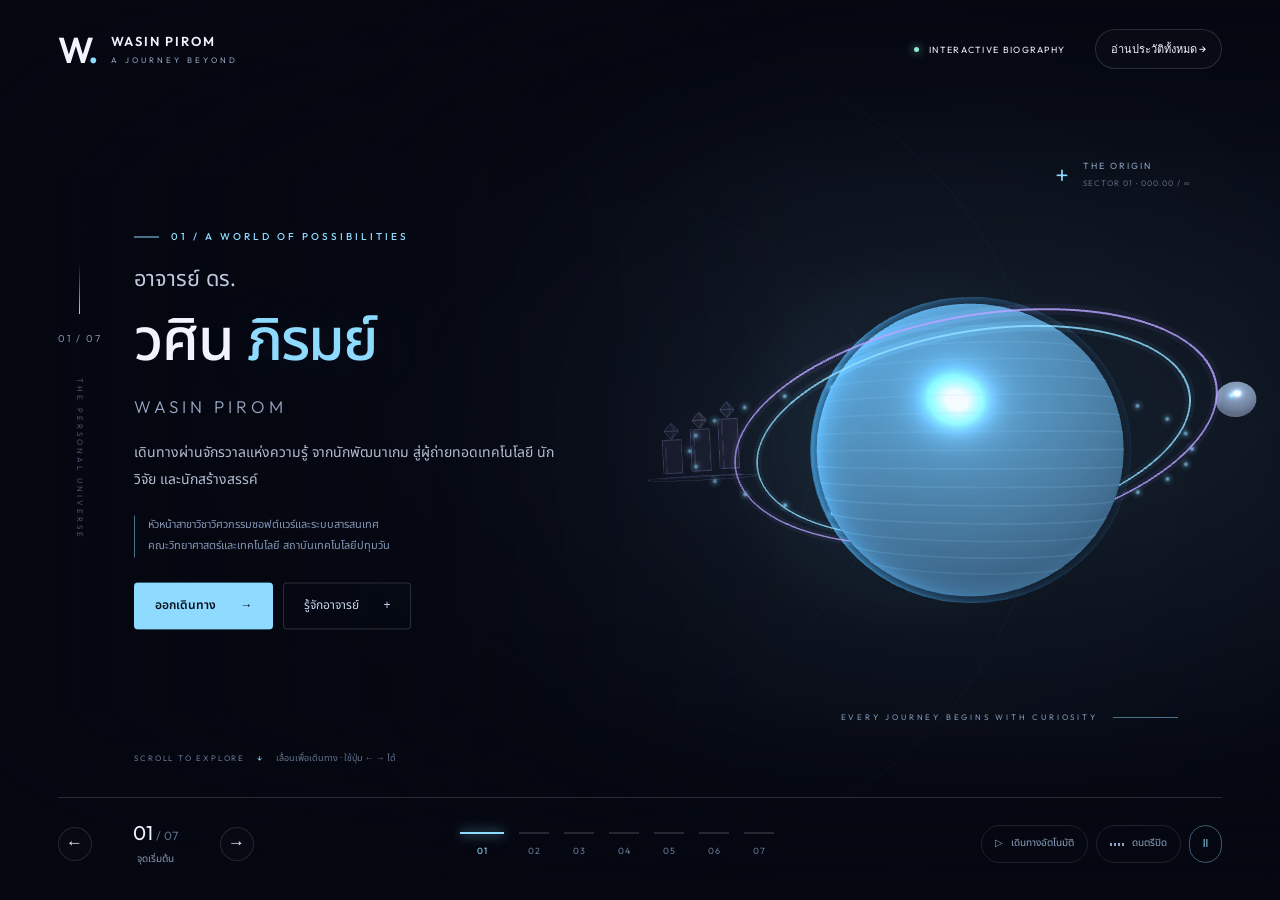
<file: index.html>
<!doctype html><html lang="th"><head><meta charset="utf-8"><meta name="viewport" content="width=device-width,initial-scale=1"><title>WASIN PIROM — A Journey Beyond</title><meta name="description" content="เดินทางผ่านจักรวาลแห่งการเรียนรู้ของ อาจารย์ ดร.วศิน ภิรมย์ สำรวจประวัติ การศึกษา การสอน งานวิจัย และผลงานในโลกสามมิติ"><meta name="theme-color" content="#050711"><link rel="preconnect" href="https://fonts.googleapis.com"><link href="https://fonts.googleapis.com/css2?family=Noto+Sans+Thai:wght@400;500;600;700&family=Outfit:wght@300;400;500;600;700&display=swap" rel="stylesheet"><link rel="stylesheet" href="journey.css"></head><body>
<canvas id="space" aria-hidden="true"></canvas><div class="atmosphere" aria-hidden="true"></div><div class="vignette" aria-hidden="true"></div><div id="warp" aria-hidden="true"></div>
<header><a class="logo" href="#chapter-0" aria-label="กลับจุดเริ่มต้น"><span class="logo-mark">W<span>.</span></span><span>WASIN PIROM<small>A JOURNEY BEYOND</small></span></a><div class="top-right"><span class="live-dot"></span><span class="live-label">INTERACTIVE BIOGRAPHY</span><button id="read-all" class="quiet">อ่านประวัติทั้งหมด <span>→</span></button></div></header>
<main id="experience" aria-label="การเดินทางผ่านประวัติ ดร.วศิน ภิรมย์"><aside class="chapter-index"><span class="index-line"></span><span id="chapter-small">01 / 07</span><span class="vertical">THE PERSONAL UNIVERSE</span></aside><section id="story" aria-live="polite" aria-atomic="false"></section><div class="scene-label" aria-hidden="true"><span class="scene-cross">+</span><div><span id="scene-name">THE ORIGIN</span><small id="scene-coordinate">SECTOR 01 · 00.00 / 00.00</small></div></div><div class="orbit-caption" aria-hidden="true"><span id="object-name">A WORLD OF POSSIBILITIES</span><i></i></div></main>
<div class="travel-label" aria-hidden="true"><span>TRAVELLING TO</span><strong id="travel-title">THE NEXT CHAPTER</strong><i></i></div>
<footer class="flightdeck"><div class="journey-controls"><button id="previous" aria-label="บทก่อนหน้า">←</button><div><span id="progress-number">01</span><span class="progress-total"> / 07</span><p id="chapter-title">จุดเริ่มต้น</p></div><button id="next" aria-label="บทถัดไป">→</button></div><nav id="chapters" aria-label="เลือกบทประวัติ"></nav><div class="media-controls"><button id="tour" aria-pressed="false" title="เดินทางอัตโนมัติ หยุดอ่านบทละ 18 วินาที">▷ <span>เดินทางอัตโนมัติ</span></button><button id="music" aria-pressed="false" aria-label="เปิดดนตรี"><span class="equalizer"><i></i><i></i><i></i><i></i></span><span id="music-label">ดนตรีปิด</span></button><button id="motion" aria-pressed="true" aria-label="หยุดภาพเคลื่อนไหว">II</button></div><div class="tour-progress"><i id="tour-progress"></i></div></footer>
<div class="scroll-hint"><span>SCROLL TO EXPLORE</span><i>↓</i><span class="hint-th">เลื่อนเพื่อเดินทาง · ใช้ปุ่ม ← → ได้</span></div><div class="sound-note" id="sound-note" role="status"></div>
<dialog id="details"><div class="dialog-header"><span id="detail-eyebrow">EXPLORE THE STORY</span><button id="close-details" aria-label="ปิดรายละเอียด">✕</button></div><div id="detail-content"></div></dialog>
<noscript><div class="noscript">เปิด JavaScript เพื่อเดินทางในโลก 3D หรือ <a href="profile.html">อ่านประวัติทั้งหมด</a></div></noscript><script type="module" src="journey.js"></script></body></html>
</file>
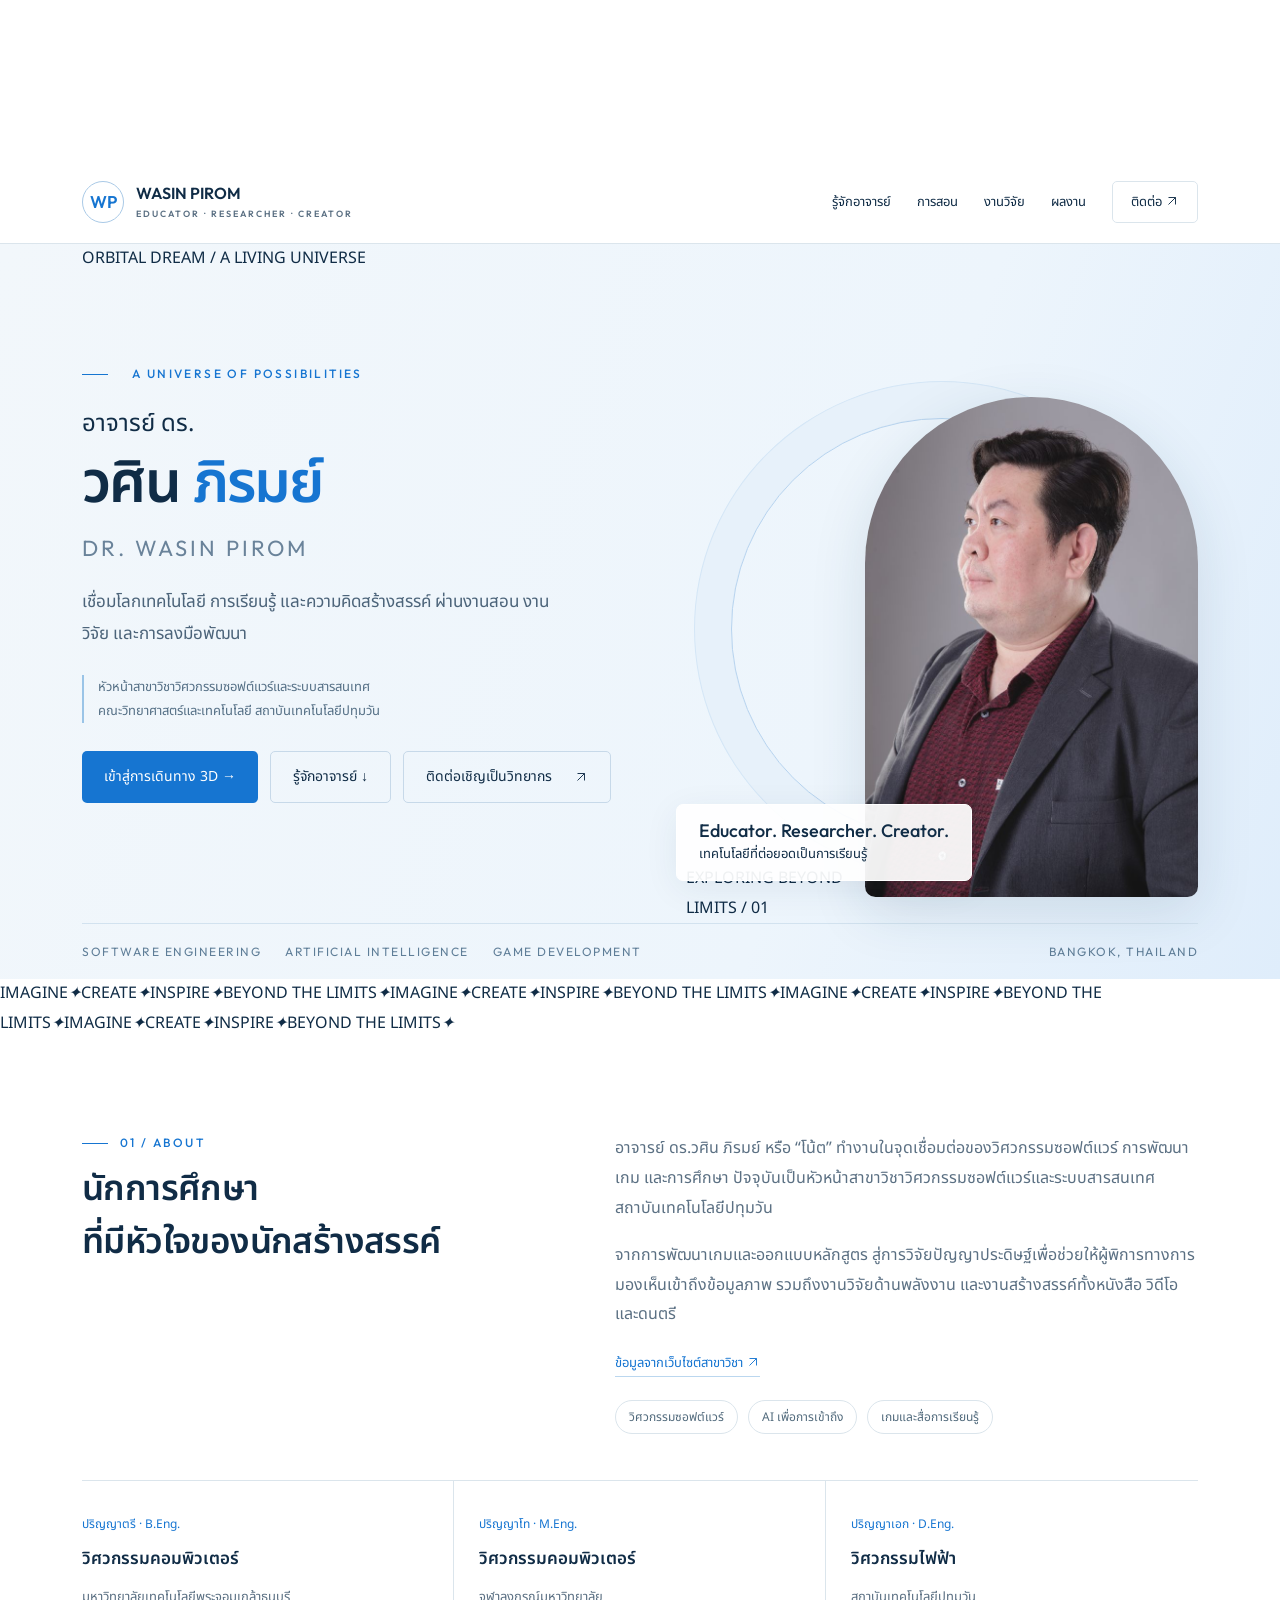
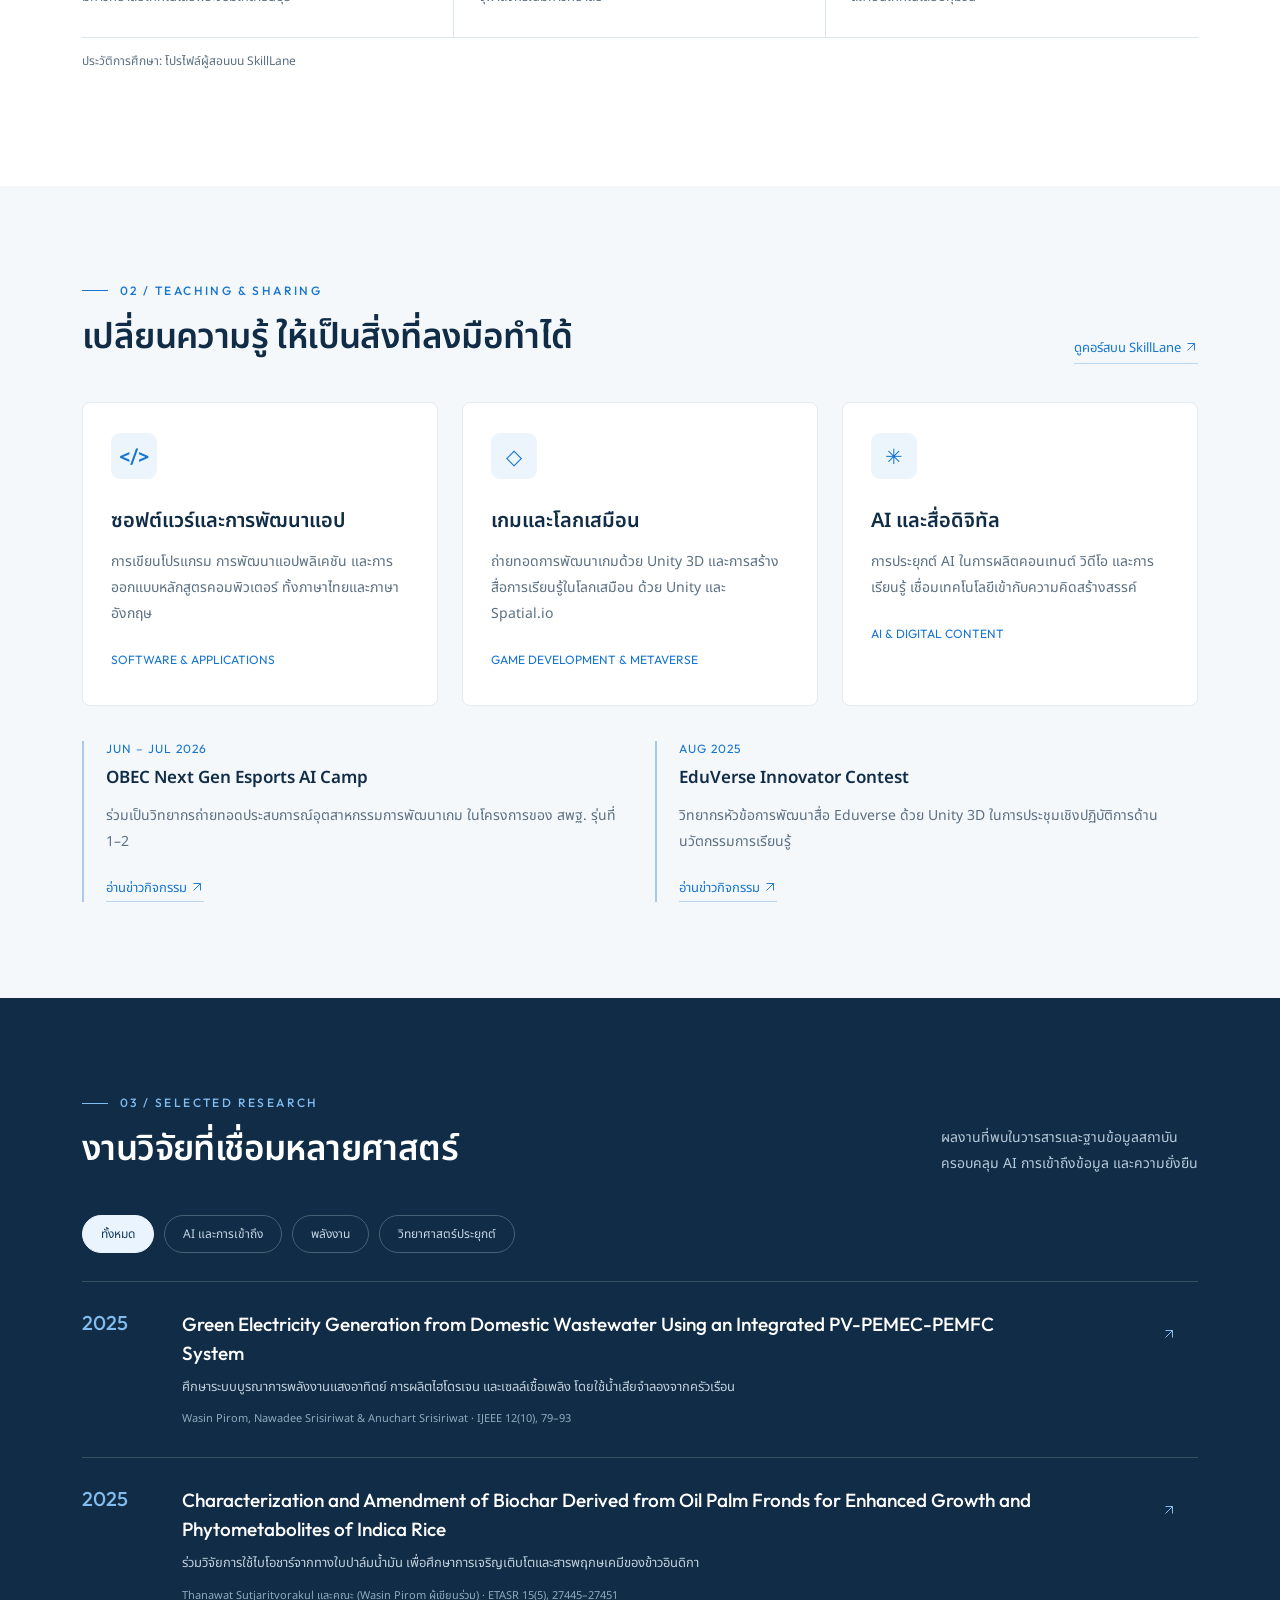
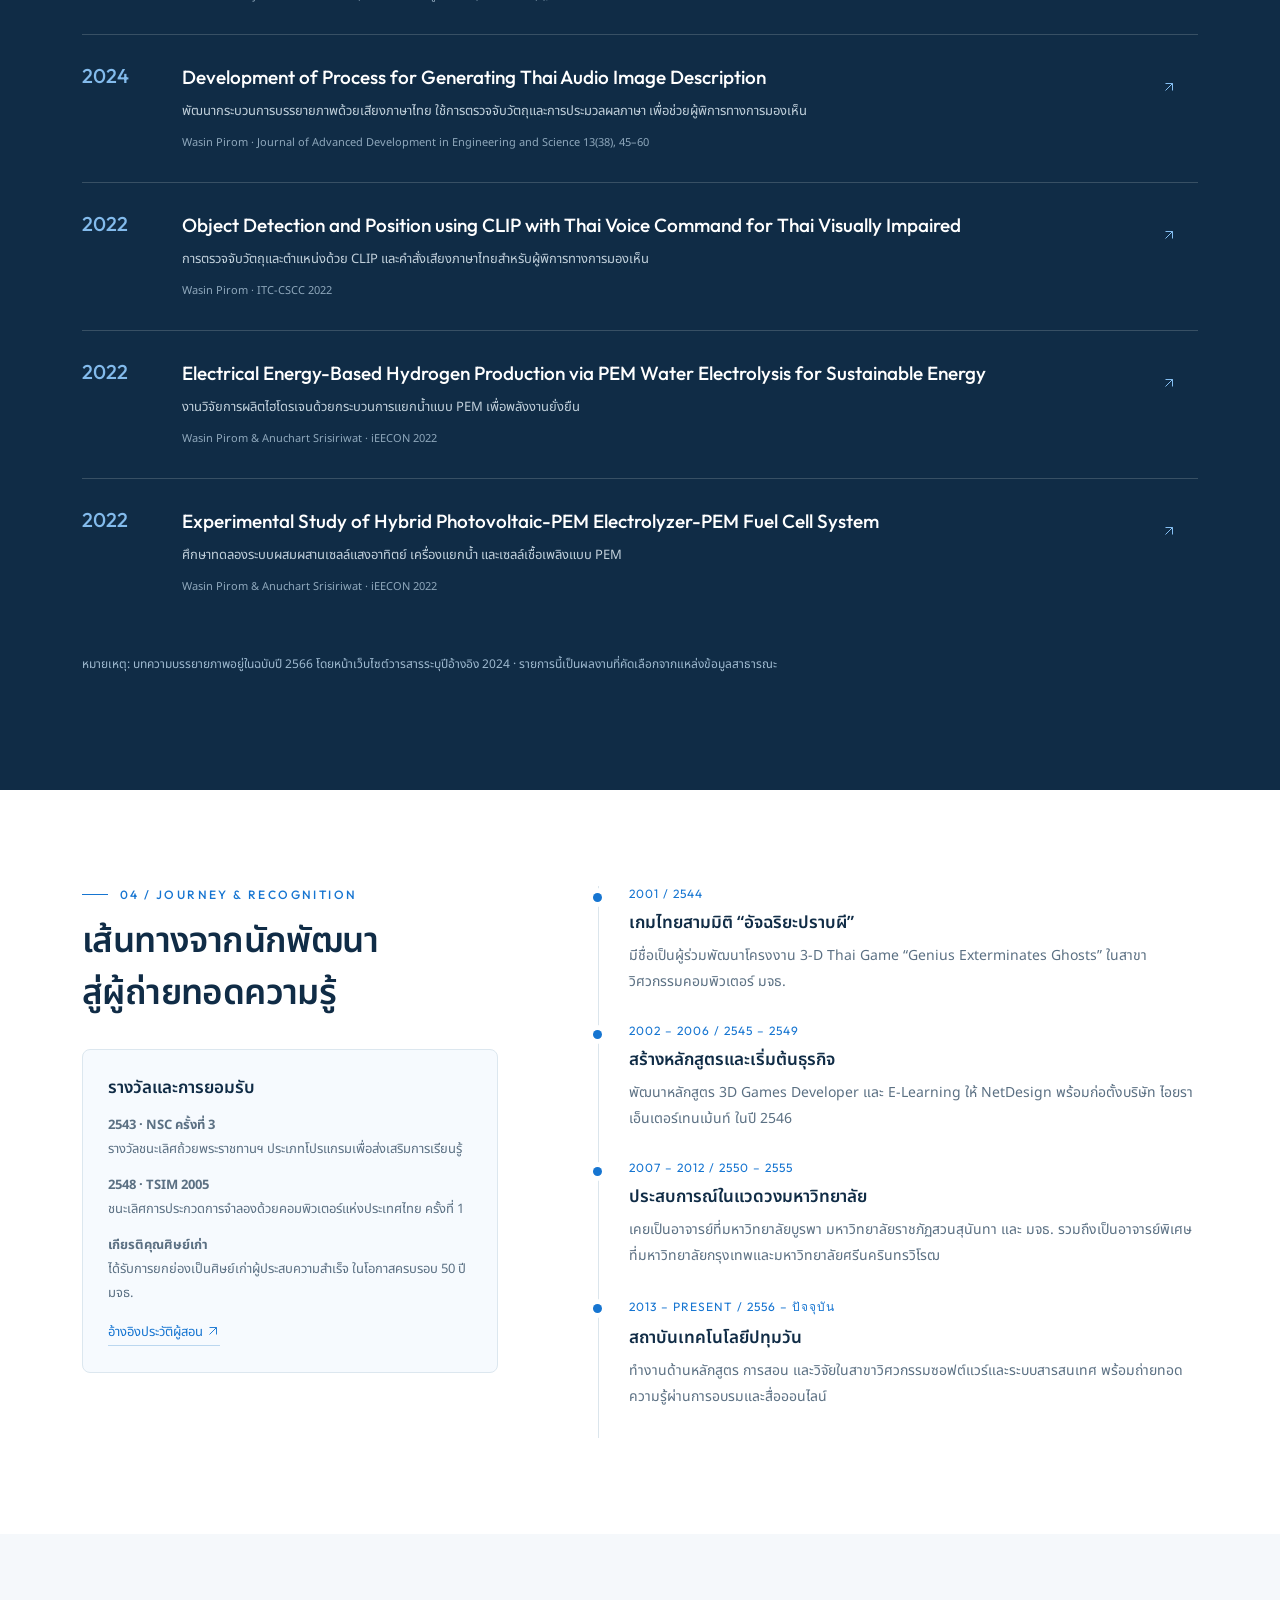
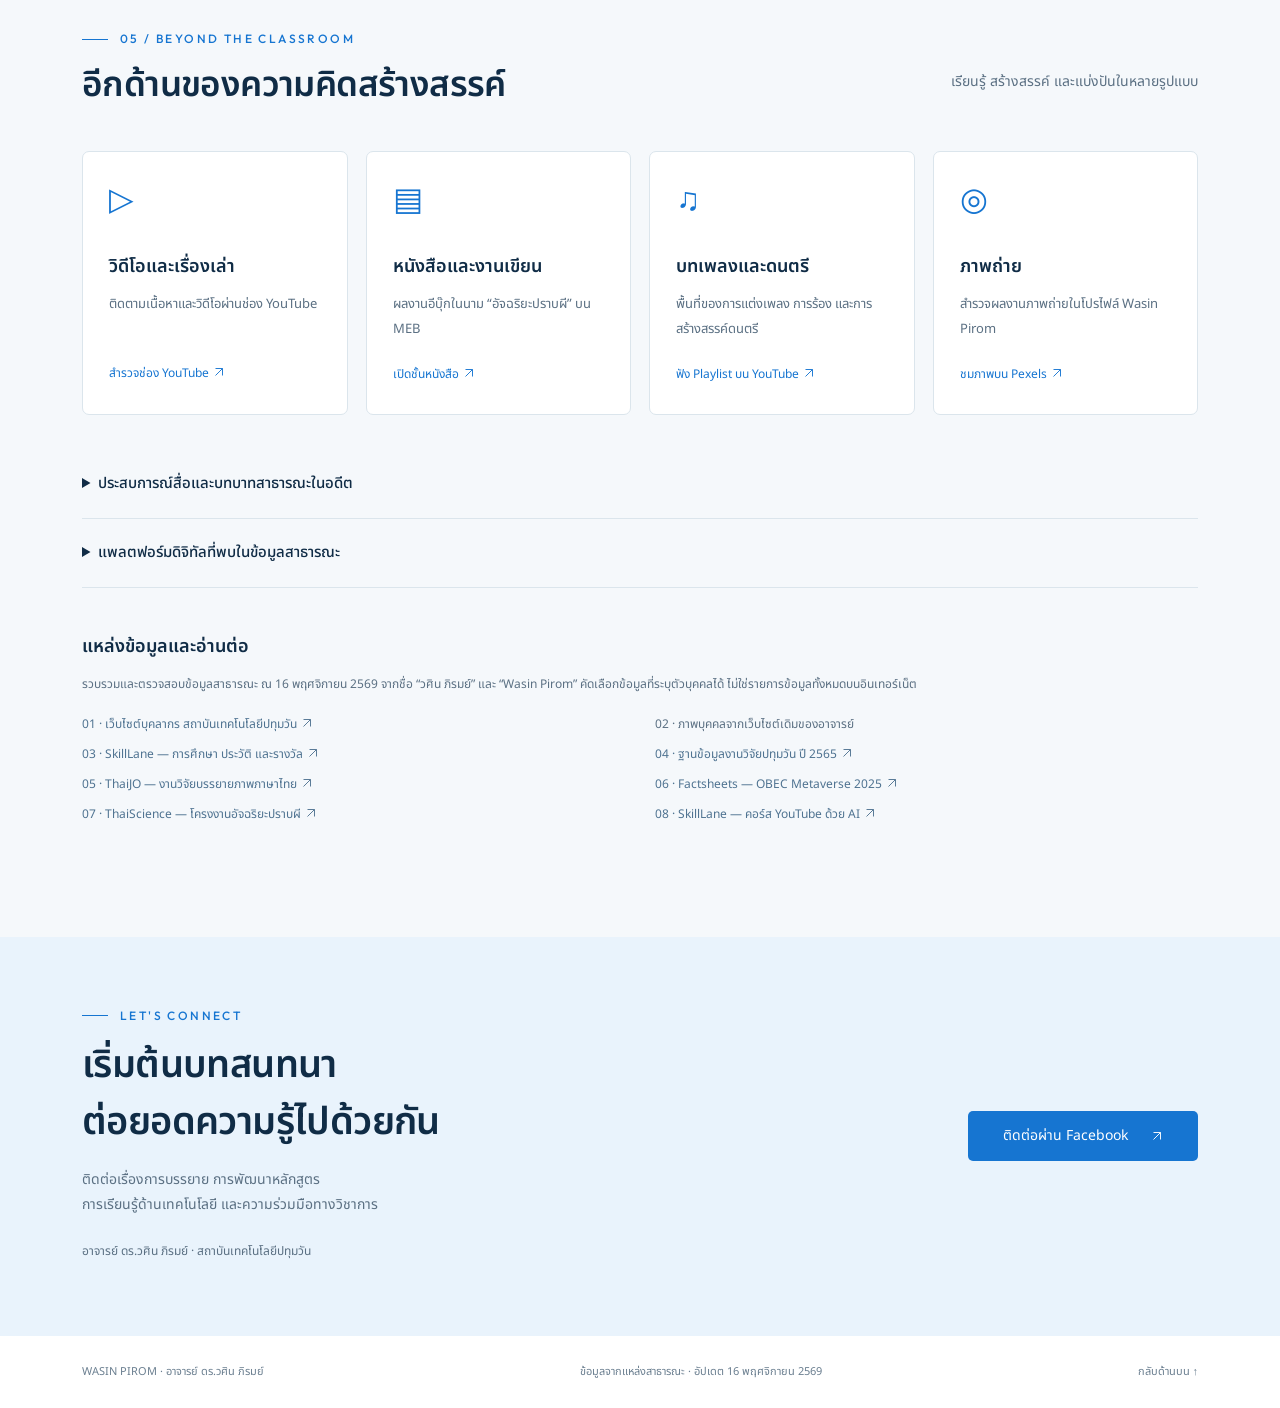
<file: profile.html>
<!DOCTYPE html><html lang="th"><head><meta charset="UTF-8"><meta name="viewport" content="width=device-width,initial-scale=1"><title>อาจารย์ ดร.วศิน ภิรมย์ — นักการศึกษา นักวิจัย และนักสร้างสรรค์</title><meta name="description" content="รู้จัก อาจารย์ ดร.วศิน ภิรมย์ (Wasin Pirom) ผ่านประวัติการศึกษา การสอน งานวิจัย การพัฒนาเกม และผลงานสร้างสรรค์ พร้อมแหล่งอ้างอิง"><meta name="theme-color" content="#030615"><link rel="preconnect" href="https://fonts.googleapis.com"><link href="https://fonts.googleapis.com/css2?family=Noto+Sans+Thai:wght@400;500;600;700&family=Outfit:wght@400;500;600;700&display=swap" rel="stylesheet"><style>
:root{--ink:#102c46;--muted:#5b7083;--blue:#1675d1;--line:#dbe5ec;--pale:#edf5fc}*{box-sizing:border-box}html{scroll-behavior:smooth;scroll-padding-top:90px}body{margin:0;color:var(--ink);background:#fff;font:16px/1.85 'Noto Sans Thai',sans-serif}a{color:inherit;text-decoration:none}button{font:inherit}a,button{touch-action:manipulation}a:focus-visible,button:focus-visible,summary:focus-visible{outline:3px solid #1594f5;outline-offset:5px}.wrap{max-width:1180px;margin:auto;padding:0 32px}header{position:sticky;top:0;background:#ffffffed;backdrop-filter:blur(15px);z-index:10;border-bottom:1px solid var(--line)}nav{height:82px;display:flex;align-items:center;justify-content:space-between;gap:20px}.brand{font-family:Outfit,sans-serif;display:flex;align-items:center;gap:12px;font-weight:600;line-height:1.25}.monogram{border:1px solid #a9c9e6;border-radius:50%;width:42px;height:42px;display:grid;place-items:center;color:var(--blue);font-size:17px}.brand small{display:block;letter-spacing:2px;font-size:9px;margin-top:5px;color:var(--muted)}.navlinks{display:flex;gap:26px;align-items:center;font-size:13px}.navlinks a:hover{color:var(--blue)}.contact-nav{border:1px solid var(--line);padding:8px 18px;border-radius:5px}.menu{display:none;border:0;background:none;color:var(--ink);cursor:pointer}.hero{background:linear-gradient(110deg,#f2f7fb 0%,#edf5fc 65%,#dfedfb 100%);overflow:hidden;position:relative}.hero-grid{display:grid;grid-template-columns:1.12fr 1fr;min-height:650px;align-items:center;gap:30px}.eyebrow{font:500 12px/1.5 Outfit,sans-serif;letter-spacing:2.4px;color:var(--blue);text-transform:uppercase;display:flex;align-items:center;gap:12px}.eyebrow:before{content:'';width:26px;height:1px;background:currentColor}h1{font-size:58px;line-height:1.45;letter-spacing:-2px;margin:24px 0 8px;font-weight:600}h1 .prefix{display:block;font-size:24px;letter-spacing:0;font-weight:400}h1 .surname{color:var(--blue)}.english{font:400 22px Outfit,sans-serif;letter-spacing:3px;color:#6a839a}.hero-intro{max-width:490px;margin:25px 0;color:#4c647a;font-size:17px}.role{font-size:13px;color:#557086;border-left:2px solid #9ac4e7;padding-left:14px}.buttons{display:flex;gap:12px;flex-wrap:wrap;margin:28px 0}.btn{display:inline-flex;align-items:center;justify-content:center;gap:22px;padding:12px 22px;border-radius:5px;background:var(--blue);color:#fff;font-size:14px;transition:.2s}.btn:hover{background:#105ba3;transform:translateY(-2px)}.btn.secondary{border:1px solid #c7d9e9;background:transparent;color:var(--ink)}.portrait{position:relative;height:570px;align-self:end;display:flex;align-items:end;justify-content:center}.portrait:before{content:'';position:absolute;width:420px;height:420px;border:1px solid #b8d4ef;border-radius:50%;top:65px;box-shadow:0 0 0 36px #e7f1fa,0 0 0 37px #d4e6f6}.portrait img{position:relative;z-index:1;max-width:100%;height:100%;object-fit:contain;object-position:bottom}.portrait-label{position:absolute;z-index:2;bottom:40px;left:0;background:#ffffffed;border:1px solid white;box-shadow:0 8px 35px #163c5b12;padding:14px 22px;border-radius:7px;font-size:13px}.portrait-label strong{display:block;font:500 18px Outfit,sans-serif}.hero-foot{display:flex;justify-content:space-between;padding:20px 0;border-top:1px solid #d2e2ef;font:12px Outfit,sans-serif;letter-spacing:1.5px;color:#5f7e98}.disciplines{display:flex;gap:24px}.section{padding:96px 0}.section-head{display:flex;justify-content:space-between;align-items:end;gap:30px;margin-bottom:38px}h2{font-size:35px;line-height:1.5;font-weight:600;letter-spacing:-.6px;margin:12px 0 0}h3{font-size:20px;line-height:1.55;margin:0 0 12px;font-weight:600}p{margin:0 0 18px}.intro-grid{display:grid;grid-template-columns:1fr 1.3fr;gap:85px}.intro-grid p{color:var(--muted)}.text-link{font-size:13px;color:var(--blue);border-bottom:1px solid #bbd7ef;padding-bottom:3px}.badge-row{display:flex;gap:10px;flex-wrap:wrap;margin-top:22px}.badge{font-size:12px;border:1px solid var(--line);border-radius:30px;padding:5px 13px;color:#516a7c}.edu{margin-top:46px;display:grid;grid-template-columns:repeat(3,1fr);border-top:1px solid var(--line);border-bottom:1px solid var(--line)}.edu article{padding:28px 25px;border-right:1px solid var(--line)}.edu article:first-child{padding-left:0}.edu article:last-child{border:0}.edu small{color:var(--blue);font-size:12px}.edu h3{font-size:17px;margin-top:8px}.edu p{font-size:13px;margin:0;color:var(--muted)}.soft{background:#f5f8fb}.expert-grid{display:grid;grid-template-columns:repeat(3,1fr);gap:24px}.expert{padding:30px 28px;background:white;border:1px solid #e5ecf1;border-radius:8px}.icon{width:46px;height:46px;background:var(--pale);border-radius:9px;display:grid;place-items:center;font:500 21px Outfit,sans-serif;color:var(--blue);margin-bottom:27px}.expert p{font-size:14px;color:var(--muted)}.expert small{font:12px Outfit,sans-serif;color:var(--blue)}.activity{margin-top:35px;display:grid;grid-template-columns:1fr 1fr;gap:30px}.activity article{border-left:2px solid #a7cbe9;padding-left:22px}.activity h3{font-size:17px}.date{font:12px Outfit,sans-serif;letter-spacing:1px;color:var(--blue);margin-bottom:9px}.activity p{color:var(--muted);font-size:14px}.research{background:#102c46;color:#fff}.research .eyebrow{color:#80bcf1}.research .section-head p{font-size:14px;color:#b8cad9;max-width:380px;margin:0}.filters{display:flex;gap:10px;flex-wrap:wrap;margin-bottom:28px}.filter{cursor:pointer;border:1px solid #476075;color:#c7d7e4;border-radius:30px;background:none;padding:7px 18px;font-size:12px}.filter.active{background:#e9f4fe;color:#163c5b;border-color:#e9f4fe}.paper{display:grid;grid-template-columns:75px 1fr 36px;gap:25px;padding:28px 0;border-top:1px solid #385064}.paper[hidden]{display:none}.paper time{font:500 20px Outfit,sans-serif;color:#83bbec}.paper h3{font:500 19px/1.5 Outfit,sans-serif;margin-bottom:8px;max-width:850px}.paper p{font-size:13px;color:#c1d0db;margin:0}.paper .journal{font-size:11px;color:#8fa8bc;margin-top:10px}.paper>a{font-size:24px;color:#8ecbff}.research-footer{margin-top:28px;color:#9eb9cf;font-size:12px}.journey{display:grid;grid-template-columns:.9fr 1.3fr;gap:100px}.timeline{border-left:1px solid var(--line);padding-left:30px}.timeline article{position:relative;padding-bottom:28px}.timeline article:before{content:'';position:absolute;left:-36px;top:7px;width:9px;height:9px;border-radius:50%;background:var(--blue);box-shadow:0 0 0 5px #fff}.timeline h3{font-size:17px;margin-bottom:7px}.timeline p{font-size:14px;color:var(--muted);margin:0}.awards{margin-top:28px;border:1px solid #dce7ef;border-radius:8px;padding:25px;background:#f6fafe}.awards h3{font-size:17px}.awards p{font-size:13px;color:var(--muted);margin:12px 0}.creative-grid{display:grid;grid-template-columns:repeat(4,1fr);gap:18px}.creative{display:block;background:white;border:1px solid var(--line);border-radius:7px;padding:26px;transition:.2s}.creative:hover{transform:translateY(-5px);border-color:#6ca9da}.creative .symbol{font:32px Outfit,sans-serif;color:var(--blue);margin-bottom:35px}.creative h3{font-size:18px}.creative p{font-size:13px;color:var(--muted);min-height:48px}.creative span{font-size:12px;color:var(--blue)}details{border-bottom:1px solid var(--line);padding:20px 0}summary{cursor:pointer;font-size:15px;font-weight:500}details p{font-size:13px;color:var(--muted);margin:16px 0 0}.sources{padding-top:45px}.sources h3{font-size:18px}.source-grid{display:grid;grid-template-columns:1fr 1fr;gap:8px 30px;margin:15px 0}.source-grid a{font-size:12px;color:#4f7391}.source-grid a:hover{text-decoration:underline}.contact{background:#e9f3fc;padding:70px 0}.contact-grid{display:flex;justify-content:space-between;align-items:center;gap:40px}.contact h2{font-size:38px}.contact p{color:var(--muted);margin-top:16px;font-size:14px}.contact .buttons{flex-direction:column;min-width:230px}.contact small{font-size:12px;color:var(--muted)}footer{padding:26px 0;font-size:11px;color:#6b7f90}.footer-row{display:flex;justify-content:space-between;gap:20px}#top{position:absolute;top:0}.muted{color:var(--muted)}.source-note{font-size:12px;color:var(--muted)}@media(max-width:900px){.navlinks{gap:16px}.hero-grid{gap:10px;min-height:570px}h1{font-size:46px}.portrait{height:480px}.portrait:before{width:320px;height:320px}.intro-grid,.journey{gap:40px}.creative-grid{grid-template-columns:repeat(2,1fr)}.expert{padding:24px 20px}}@media(max-width:650px){.wrap{padding:0 23px}nav{height:70px}.menu{display:block}.navlinks{display:none;position:absolute;left:0;right:0;top:70px;background:white;padding:20px 25px;border-bottom:1px solid var(--line);flex-direction:column;align-items:stretch}.navlinks.open{display:flex}.hero-grid{grid-template-columns:1fr;padding-top:42px;gap:0}.hero h1{font-size:44px}.hero-intro{font-size:15px}.portrait{height:380px;width:100%;margin-top:10px}.portrait:before{top:40px;width:280px;height:280px}.portrait-label{left:0;bottom:25px}.hero-foot{font-size:10px}.disciplines{gap:10px}.hero-foot>span{display:none}.section{padding:65px 0}h2{font-size:29px}.section-head{display:block}.section-head>p{margin-top:15px!important}.intro-grid,.journey,.expert-grid,.activity{grid-template-columns:1fr;gap:28px}.edu{grid-template-columns:1fr;margin-top:28px}.edu article,.edu article:first-child{padding:20px 0;border-right:0;border-bottom:1px solid var(--line)}.creative-grid{gap:12px}.creative{padding:20px}.creative .symbol{margin-bottom:22px}.paper{grid-template-columns:48px 1fr 20px;gap:12px}.paper h3{font-size:16px}.paper time{font-size:17px}.contact-grid{display:block}.contact h2{font-size:30px}.contact .buttons{align-items:stretch}.source-grid{grid-template-columns:1fr}.footer-row{display:block}.footer-row span{display:block;margin-bottom:8px}}@media(prefers-reduced-motion:reduce){html{scroll-behavior:auto}*{transition:none!important}}
.portrait img{height:500px;width:380px;object-fit:cover;object-position:center top;border-radius:190px 190px 12px 12px;margin-bottom:26px;box-shadow:0 15px 55px #163c5b20}.portrait-label{bottom:42px;left:-10px}.arrow{width:14px;height:14px;vertical-align:-2px;display:inline-block;flex-shrink:0}@media(max-width:650px){.portrait img{height:350px;width:270px;margin-bottom:0}.portrait-label{bottom:15px;left:0;font-size:11px}.portrait-label strong{font-size:15px}} </style><style>[hidden]{display:none!important}</style></head><body><canvas id="universe" aria-hidden="true"></canvas><div class="nebula" aria-hidden="true"></div><div class="scroll-progress" aria-hidden="true"></div><div id="top"></div><header><nav class="wrap" aria-label="เมนูหลัก"><a class="brand" href="#top"><span class="monogram">WP</span><span>WASIN PIROM<small>EDUCATOR · RESEARCHER · CREATOR</small></span></a><button class="menu" aria-expanded="false" aria-controls="navlinks" aria-label="เปิดเมนู">☰</button><div class="navlinks" id="navlinks"><a href="#about">รู้จักอาจารย์</a><a href="#expertise">การสอน</a><a href="#research">งานวิจัย</a><a href="#creative">ผลงาน</a><a class="contact-nav" href="#contact">ติดต่อ <svg class="arrow" aria-hidden="true" viewBox="0 0 24 24" fill="none" stroke="currentColor" stroke-width="1.6"><path d="M6 18 18 6M6 6h12v12"/></svg></a></div></nav></header><main>
<section class="hero"><div class="wrap"><div class="scene-label">ORBITAL DREAM / A LIVING UNIVERSE</div><div class="hero-grid"><div><div class="eyebrow"><span class="signal"></span> A universe of possibilities</div><h1><span class="prefix">อาจารย์ ดร.</span>วศิน <span class="surname">ภิรมย์</span></h1><div class="english">DR. WASIN PIROM</div><p class="hero-intro">เชื่อมโลกเทคโนโลยี การเรียนรู้ และความคิดสร้างสรรค์ ผ่านงานสอน งานวิจัย และการลงมือพัฒนา</p><div class="role">หัวหน้าสาขาวิชาวิศวกรรมซอฟต์แวร์และระบบสารสนเทศ<br>คณะวิทยาศาสตร์และเทคโนโลยี สถาบันเทคโนโลยีปทุมวัน</div><div class="buttons"><a class="btn" href="index.html">เข้าสู่การเดินทาง 3D →</a><a class="btn secondary" href="#about">รู้จักอาจารย์ ↓</a><a class="btn secondary" href="#contact">ติดต่อเชิญเป็นวิทยากร <svg class="arrow" aria-hidden="true" viewBox="0 0 24 24" fill="none" stroke="currentColor" stroke-width="1.6"><path d="M6 18 18 6M6 6h12v12"/></svg></a></div></div><div class="portrait"><div class="orbit-tag">EXPLORING BEYOND LIMITS / 01</div><span class="orbit-dot" aria-hidden="true"></span><img src="assets/portrait.jpg" alt="อาจารย์ ดร.วศิน ภิรมย์" fetchpriority="high"><div class="portrait-label"><strong>Educator. Researcher. Creator.</strong>เทคโนโลยีที่ต่อยอดเป็นการเรียนรู้</div></div></div><div class="hero-foot"><div class="disciplines"><span>SOFTWARE ENGINEERING</span><span>ARTIFICIAL INTELLIGENCE</span><span>GAME DEVELOPMENT</span></div><span>BANGKOK, THAILAND</span></div></div></section>
<div class="cosmic-ticker" aria-hidden="true"><div class="ticker-track"><span>IMAGINE</span><i>✦</i><span>CREATE</span><i>✦</i><span>INSPIRE</span><i>✦</i><span>BEYOND THE LIMITS</span><i>✦</i><span>IMAGINE</span><i>✦</i><span>CREATE</span><i>✦</i><span>INSPIRE</span><i>✦</i><span>BEYOND THE LIMITS</span><i>✦</i><span>IMAGINE</span><i>✦</i><span>CREATE</span><i>✦</i><span>INSPIRE</span><i>✦</i><span>BEYOND THE LIMITS</span><i>✦</i><span>IMAGINE</span><i>✦</i><span>CREATE</span><i>✦</i><span>INSPIRE</span><i>✦</i><span>BEYOND THE LIMITS</span><i>✦</i></div></div><section id="about" class="section"><div class="wrap"><div class="intro-grid"><div><div class="eyebrow">01 / About</div><h2>นักการศึกษา<br>ที่มีหัวใจของนักสร้างสรรค์</h2></div><div><p>อาจารย์ ดร.วศิน ภิรมย์ หรือ “โน้ต” ทำงานในจุดเชื่อมต่อของวิศวกรรมซอฟต์แวร์ การพัฒนาเกม และการศึกษา ปัจจุบันเป็นหัวหน้าสาขาวิชาวิศวกรรมซอฟต์แวร์และระบบสารสนเทศ สถาบันเทคโนโลยีปทุมวัน</p><p>จากการพัฒนาเกมและออกแบบหลักสูตร สู่การวิจัยปัญญาประดิษฐ์เพื่อช่วยให้ผู้พิการทางการมองเห็นเข้าถึงข้อมูลภาพ รวมถึงงานวิจัยด้านพลังงาน และงานสร้างสรรค์ทั้งหนังสือ วิดีโอ และดนตรี</p><a class="text-link" href="https://it.pit.ac.th/employee.php" target="_blank" rel="noopener">ข้อมูลจากเว็บไซต์สาขาวิชา <svg class="arrow" aria-hidden="true" viewBox="0 0 24 24" fill="none" stroke="currentColor" stroke-width="1.6"><path d="M6 18 18 6M6 6h12v12"/></svg></a><div class="badge-row"><span class="badge">วิศวกรรมซอฟต์แวร์</span><span class="badge">AI เพื่อการเข้าถึง</span><span class="badge">เกมและสื่อการเรียนรู้</span></div></div></div><div class="edu"><article><small>ปริญญาตรี · B.Eng.</small><h3>วิศวกรรมคอมพิวเตอร์</h3><p>มหาวิทยาลัยเทคโนโลยีพระจอมเกล้าธนบุรี</p></article><article><small>ปริญญาโท · M.Eng.</small><h3>วิศวกรรมคอมพิวเตอร์</h3><p>จุฬาลงกรณ์มหาวิทยาลัย</p></article><article><small>ปริญญาเอก · D.Eng.</small><h3>วิศวกรรมไฟฟ้า</h3><p>สถาบันเทคโนโลยีปทุมวัน</p></article></div><p class="source-note" style="margin-top:12px">ประวัติการศึกษา: โปรไฟล์ผู้สอนบน SkillLane</p></div></section>
<section id="expertise" class="section soft"><div class="wrap"><div class="section-head"><div><div class="eyebrow">02 / Teaching & sharing</div><h2>เปลี่ยนความรู้ ให้เป็นสิ่งที่ลงมือทำได้</h2></div><a class="text-link" href="https://www.skilllane.com/instructors/notewasinpirom" target="_blank" rel="noopener">ดูคอร์สบน SkillLane <svg class="arrow" aria-hidden="true" viewBox="0 0 24 24" fill="none" stroke="currentColor" stroke-width="1.6"><path d="M6 18 18 6M6 6h12v12"/></svg></a></div><div class="expert-grid"><article class="expert"><div class="icon">&lt;/&gt;</div><h3>ซอฟต์แวร์และการพัฒนาแอป</h3><p>การเขียนโปรแกรม การพัฒนาแอปพลิเคชัน และการออกแบบหลักสูตรคอมพิวเตอร์ ทั้งภาษาไทยและภาษาอังกฤษ</p><small>SOFTWARE & APPLICATIONS</small></article><article class="expert"><div class="icon">◇</div><h3>เกมและโลกเสมือน</h3><p>ถ่ายทอดการพัฒนาเกมด้วย Unity 3D และการสร้างสื่อการเรียนรู้ในโลกเสมือน ด้วย Unity และ Spatial.io</p><small>GAME DEVELOPMENT & METAVERSE</small></article><article class="expert"><div class="icon">✳</div><h3>AI และสื่อดิจิทัล</h3><p>การประยุกต์ AI ในการผลิตคอนเทนต์ วิดีโอ และการเรียนรู้ เชื่อมเทคโนโลยีเข้ากับความคิดสร้างสรรค์</p><small>AI & DIGITAL CONTENT</small></article></div><div class="activity"><article><div class="date">JUN – JUL 2026</div><h3>OBEC Next Gen Esports AI Camp</h3><p>ร่วมเป็นวิทยากรถ่ายทอดประสบการณ์อุตสาหกรรมการพัฒนาเกม ในโครงการของ สพฐ. รุ่นที่ 1–2</p><a class="text-link" href="https://factsheets.in.th/2026/07/05/obec-nextgen-esport-ai-2026/" target="_blank" rel="noopener">อ่านข่าวกิจกรรม <svg class="arrow" aria-hidden="true" viewBox="0 0 24 24" fill="none" stroke="currentColor" stroke-width="1.6"><path d="M6 18 18 6M6 6h12v12"/></svg></a></article><article><div class="date">AUG 2025</div><h3>EduVerse Innovator Contest</h3><p>วิทยากรหัวข้อการพัฒนาสื่อ Eduverse ด้วย Unity 3D ในการประชุมเชิงปฏิบัติการด้านนวัตกรรมการเรียนรู้</p><a class="text-link" href="https://factsheets.in.th/2025/08/24/eduverse-innovator-contest/" target="_blank" rel="noopener">อ่านข่าวกิจกรรม <svg class="arrow" aria-hidden="true" viewBox="0 0 24 24" fill="none" stroke="currentColor" stroke-width="1.6"><path d="M6 18 18 6M6 6h12v12"/></svg></a></article></div></div></section>
<section id="research" class="section research"><div class="wrap"><div class="section-head"><div><div class="eyebrow">03 / Selected research</div><h2>งานวิจัยที่เชื่อมหลายศาสตร์</h2></div><p>ผลงานที่พบในวารสารและฐานข้อมูลสถาบัน<br>ครอบคลุม AI การเข้าถึงข้อมูล และความยั่งยืน</p></div><div class="filters" aria-label="กรองงานวิจัย"><button class="filter active" data-filter="all" aria-pressed="true">ทั้งหมด</button><button class="filter" data-filter="ai" aria-pressed="false">AI และการเข้าถึง</button><button class="filter" data-filter="energy" aria-pressed="false">พลังงาน</button><button class="filter" data-filter="science" aria-pressed="false">วิทยาศาสตร์ประยุกต์</button></div><div id="papers">
<article class="paper" data-category="energy"><time>2025</time><div><h3>Green Electricity Generation from Domestic Wastewater Using an Integrated PV-PEMEC-PEMFC System</h3><p>ศึกษาระบบบูรณาการพลังงานแสงอาทิตย์ การผลิตไฮโดรเจน และเซลล์เชื้อเพลิง โดยใช้น้ำเสียจำลองจากครัวเรือน</p><div class="journal">Wasin Pirom, Nawadee Srisiriwat & Anuchart Srisiriwat · IJEEE 12(10), 79–93</div></div><a href="https://doi.org/10.14445/23488379/IJEEE-V12I10P107" target="_blank" rel="noopener" aria-label="อ่านงานวิจัย Green Electricity"><svg class="arrow" aria-hidden="true" viewBox="0 0 24 24" fill="none" stroke="currentColor" stroke-width="1.6"><path d="M6 18 18 6M6 6h12v12"/></svg></a></article>
<article class="paper" data-category="science"><time>2025</time><div><h3>Characterization and Amendment of Biochar Derived from Oil Palm Fronds for Enhanced Growth and Phytometabolites of Indica Rice</h3><p>ร่วมวิจัยการใช้ไบโอชาร์จากทางใบปาล์มน้ำมัน เพื่อศึกษาการเจริญเติบโตและสารพฤกษเคมีของข้าวอินดิกา</p><div class="journal">Thanawat Sutjaritvorakul และคณะ (Wasin Pirom ผู้เขียนร่วม) · ETASR 15(5), 27445–27451</div></div><a href="https://doi.org/10.48084/etasr.12770" target="_blank" rel="noopener" aria-label="อ่านงานวิจัย Biochar"><svg class="arrow" aria-hidden="true" viewBox="0 0 24 24" fill="none" stroke="currentColor" stroke-width="1.6"><path d="M6 18 18 6M6 6h12v12"/></svg></a></article>
<article class="paper" data-category="ai"><time>2024</time><div><h3>Development of Process for Generating Thai Audio Image Description</h3><p>พัฒนากระบวนการบรรยายภาพด้วยเสียงภาษาไทย ใช้การตรวจจับวัตถุและการประมวลผลภาษา เพื่อช่วยผู้พิการทางการมองเห็น</p><div class="journal">Wasin Pirom · Journal of Advanced Development in Engineering and Science 13(38), 45–60</div></div><a href="https://ph03.tci-thaijo.org/index.php/pitjournal/article/view/595" target="_blank" rel="noopener" aria-label="อ่านงานวิจัยบรรยายภาพภาษาไทย"><svg class="arrow" aria-hidden="true" viewBox="0 0 24 24" fill="none" stroke="currentColor" stroke-width="1.6"><path d="M6 18 18 6M6 6h12v12"/></svg></a></article>
<article class="paper" data-category="ai"><time>2022</time><div><h3>Object Detection and Position using CLIP with Thai Voice Command for Thai Visually Impaired</h3><p>การตรวจจับวัตถุและตำแหน่งด้วย CLIP และคำสั่งเสียงภาษาไทยสำหรับผู้พิการทางการมองเห็น</p><div class="journal">Wasin Pirom · ITC-CSCC 2022</div></div><a href="https://research.pit.ac.th/?p=8320" target="_blank" rel="noopener" aria-label="ดูรายการงานวิจัย CLIP จากสถาบัน"><svg class="arrow" aria-hidden="true" viewBox="0 0 24 24" fill="none" stroke="currentColor" stroke-width="1.6"><path d="M6 18 18 6M6 6h12v12"/></svg></a></article>
<article class="paper" data-category="energy"><time>2022</time><div><h3>Electrical Energy-Based Hydrogen Production via PEM Water Electrolysis for Sustainable Energy</h3><p>งานวิจัยการผลิตไฮโดรเจนด้วยกระบวนการแยกน้ำแบบ PEM เพื่อพลังงานยั่งยืน</p><div class="journal">Wasin Pirom & Anuchart Srisiriwat · iEECON 2022</div></div><a href="https://research.pit.ac.th/?p=8320" target="_blank" rel="noopener" aria-label="ดูรายการงานวิจัยการผลิตไฮโดรเจน"><svg class="arrow" aria-hidden="true" viewBox="0 0 24 24" fill="none" stroke="currentColor" stroke-width="1.6"><path d="M6 18 18 6M6 6h12v12"/></svg></a></article>
<article class="paper" data-category="energy"><time>2022</time><div><h3>Experimental Study of Hybrid Photovoltaic-PEM Electrolyzer-PEM Fuel Cell System</h3><p>ศึกษาทดลองระบบผสมผสานเซลล์แสงอาทิตย์ เครื่องแยกน้ำ และเซลล์เชื้อเพลิงแบบ PEM</p><div class="journal">Wasin Pirom & Anuchart Srisiriwat · iEECON 2022</div></div><a href="https://research.pit.ac.th/?p=8320" target="_blank" rel="noopener" aria-label="ดูรายการงานวิจัยระบบพลังงานผสมผสาน"><svg class="arrow" aria-hidden="true" viewBox="0 0 24 24" fill="none" stroke="currentColor" stroke-width="1.6"><path d="M6 18 18 6M6 6h12v12"/></svg></a></article></div><p class="research-footer">หมายเหตุ: บทความบรรยายภาพอยู่ในฉบับปี 2566 โดยหน้าเว็บไซต์วารสารระบุปีอ้างอิง 2024 · รายการนี้เป็นผลงานที่คัดเลือกจากแหล่งข้อมูลสาธารณะ</p></div></section>
<section class="section" id="journey"><div class="wrap journey"><div><div class="eyebrow">04 / Journey & recognition</div><h2>เส้นทางจากนักพัฒนา<br>สู่ผู้ถ่ายทอดความรู้</h2><div class="awards"><h3>รางวัลและการยอมรับ</h3><p><b>2543 · NSC ครั้งที่ 3</b><br>รางวัลชนะเลิศถ้วยพระราชทานฯ ประเภทโปรแกรมเพื่อส่งเสริมการเรียนรู้</p><p><b>2548 · TSIM 2005</b><br>ชนะเลิศการประกวดการจำลองด้วยคอมพิวเตอร์แห่งประเทศไทย ครั้งที่ 1</p><p><b>เกียรติคุณศิษย์เก่า</b><br>ได้รับการยกย่องเป็นศิษย์เก่าผู้ประสบความสำเร็จ ในโอกาสครบรอบ 50 ปี มจธ.</p><a class="text-link" href="https://www.skilllane.com/instructors/notewasinpirom" target="_blank" rel="noopener">อ้างอิงประวัติผู้สอน <svg class="arrow" aria-hidden="true" viewBox="0 0 24 24" fill="none" stroke="currentColor" stroke-width="1.6"><path d="M6 18 18 6M6 6h12v12"/></svg></a></div></div><div class="timeline"><article><div class="date">2001 / 2544</div><h3>เกมไทยสามมิติ “อัจฉริยะปราบผี”</h3><p>มีชื่อเป็นผู้ร่วมพัฒนาโครงงาน 3-D Thai Game “Genius Exterminates Ghosts” ในสาขาวิศวกรรมคอมพิวเตอร์ มจธ.</p></article><article><div class="date">2002 – 2006 / 2545 – 2549</div><h3>สร้างหลักสูตรและเริ่มต้นธุรกิจ</h3><p>พัฒนาหลักสูตร 3D Games Developer และ E-Learning ให้ NetDesign พร้อมก่อตั้งบริษัท ไอยรา เอ็นเตอร์เทนเม้นท์ ในปี 2546</p></article><article><div class="date">2007 – 2012 / 2550 – 2555</div><h3>ประสบการณ์ในแวดวงมหาวิทยาลัย</h3><p>เคยเป็นอาจารย์ที่มหาวิทยาลัยบูรพา มหาวิทยาลัยราชภัฏสวนสุนันทา และ มจธ. รวมถึงเป็นอาจารย์พิเศษที่มหาวิทยาลัยกรุงเทพและมหาวิทยาลัยศรีนครินทรวิโรฒ</p></article><article><div class="date">2013 – PRESENT / 2556 – ปัจจุบัน</div><h3>สถาบันเทคโนโลยีปทุมวัน</h3><p>ทำงานด้านหลักสูตร การสอน และวิจัยในสาขาวิศวกรรมซอฟต์แวร์และระบบสารสนเทศ พร้อมถ่ายทอดความรู้ผ่านการอบรมและสื่อออนไลน์</p></article></div></div></section>
<section id="creative" class="section soft"><div class="wrap"><div class="section-head"><div><div class="eyebrow">05 / Beyond the classroom</div><h2>อีกด้านของความคิดสร้างสรรค์</h2></div><p class="muted" style="font-size:14px">เรียนรู้ สร้างสรรค์ และแบ่งปันในหลายรูปแบบ</p></div><div class="creative-grid"><a class="creative" href="https://www.youtube.com/channel/UCYwYSfXrb9S4S1n89R-s8UA" target="_blank" rel="noopener"><div class="symbol">▷</div><h3>วิดีโอและเรื่องเล่า</h3><p>ติดตามเนื้อหาและวิดีโอผ่านช่อง YouTube</p><span>สำรวจช่อง YouTube <svg class="arrow" aria-hidden="true" viewBox="0 0 24 24" fill="none" stroke="currentColor" stroke-width="1.6"><path d="M6 18 18 6M6 6h12v12"/></svg></span></a><a class="creative" href="https://www.mebmarket.com/?action=home_page&publisher_id=5462580&store=publisher" target="_blank" rel="noopener"><div class="symbol">▤</div><h3>หนังสือและงานเขียน</h3><p>ผลงานอีบุ๊กในนาม “อัจฉริยะปราบผี” บน MEB</p><span>เปิดชั้นหนังสือ <svg class="arrow" aria-hidden="true" viewBox="0 0 24 24" fill="none" stroke="currentColor" stroke-width="1.6"><path d="M6 18 18 6M6 6h12v12"/></svg></span></a><a class="creative" href="https://www.youtube.com/watch?v=2gN5p_ZFmYA&amp;list=PLFNIl06yNKBxDoKLhJMBbp9yk0DaeYKfD" target="_blank" rel="noopener"><div class="symbol">♫</div><h3>บทเพลงและดนตรี</h3><p>พื้นที่ของการแต่งเพลง การร้อง และการสร้างสรรค์ดนตรี</p><span>ฟัง Playlist บน YouTube <svg class="arrow" aria-hidden="true" viewBox="0 0 24 24" fill="none" stroke="currentColor" stroke-width="1.6"><path d="M6 18 18 6M6 6h12v12"/></svg></span></a><a class="creative" href="https://www.pexels.com/@wasinpirom/" target="_blank" rel="noopener"><div class="symbol">◎</div><h3>ภาพถ่าย</h3><p>สำรวจผลงานภาพถ่ายในโปรไฟล์ Wasin Pirom</p><span>ชมภาพบน Pexels <svg class="arrow" aria-hidden="true" viewBox="0 0 24 24" fill="none" stroke="currentColor" stroke-width="1.6"><path d="M6 18 18 6M6 6h12v12"/></svg></span></a></div><div style="margin-top:35px"><details><summary>ประสบการณ์สื่อและบทบาทสาธารณะในอดีต</summary><p>ประวัติบน SkillLane ระบุการให้สัมภาษณ์ด้านเกมและเทคโนโลยีในรายการ IT Genius, IT Eleven, Intelligent Guru และ MCOT dot net ส่วนรายงานของ MGR Online ในปี 2556 ระบุการลงสมัครผู้ว่าราชการกรุงเทพมหานคร ในนามอิสระ หมายเลข 13 ข้อมูลส่วนนี้เป็นประวัติในอดีต ไม่ใช่ตำแหน่งปัจจุบัน</p><p><a class="text-link" href="https://mgronline.com/politics/detail/9560000021442" target="_blank" rel="noopener">อ่านบันทึกข่าวปี 2556 <svg class="arrow" aria-hidden="true" viewBox="0 0 24 24" fill="none" stroke="currentColor" stroke-width="1.6"><path d="M6 18 18 6M6 6h12v12"/></svg></a></p></details><details><summary>แพลตฟอร์มดิจิทัลที่พบในข้อมูลสาธารณะ</summary><p><a class="text-link" href="https://kway.app/legal" target="_blank" rel="noopener">KWAY.app <svg class="arrow" aria-hidden="true" viewBox="0 0 24 24" fill="none" stroke="currentColor" stroke-width="1.6"><path d="M6 18 18 6M6 6h12v12"/></svg></a> ระบุชื่อวศิน ภิรมย์เป็นผู้ให้บริการในหน้าข้อกำหนด และ <a class="text-link" href="https://popdeng.com/content/" target="_blank" rel="noopener">Popdeng <svg class="arrow" aria-hidden="true" viewBox="0 0 24 24" fill="none" stroke="currentColor" stroke-width="1.6"><path d="M6 18 18 6M6 6h12v12"/></svg></a> มีบทความในชื่อผู้เขียน Wasin Pirom</p></details></div><div class="sources"><h3>แหล่งข้อมูลและอ่านต่อ</h3><p class="source-note">รวบรวมและตรวจสอบข้อมูลสาธารณะ ณ 16 พฤศจิกายน 2569 จากชื่อ “วศิน ภิรมย์” และ “Wasin Pirom” คัดเลือกข้อมูลที่ระบุตัวบุคคลได้ ไม่ใช่รายการข้อมูลทั้งหมดบนอินเทอร์เน็ต</p><div class="source-grid"><a href="https://it.pit.ac.th/employee.php" target="_blank" rel="noopener">01 · เว็บไซต์บุคลากร สถาบันเทคโนโลยีปทุมวัน <svg class="arrow" aria-hidden="true" viewBox="0 0 24 24" fill="none" stroke="currentColor" stroke-width="1.6"><path d="M6 18 18 6M6 6h12v12"/></svg></a><span class="source-note">02 · ภาพบุคคลจากเว็บไซต์เดิมของอาจารย์</span><a href="https://www.skilllane.com/instructors/notewasinpirom" target="_blank" rel="noopener">03 · SkillLane — การศึกษา ประวัติ และรางวัล <svg class="arrow" aria-hidden="true" viewBox="0 0 24 24" fill="none" stroke="currentColor" stroke-width="1.6"><path d="M6 18 18 6M6 6h12v12"/></svg></a><a href="https://research.pit.ac.th/?p=8320" target="_blank" rel="noopener">04 · ฐานข้อมูลงานวิจัยปทุมวัน ปี 2565 <svg class="arrow" aria-hidden="true" viewBox="0 0 24 24" fill="none" stroke="currentColor" stroke-width="1.6"><path d="M6 18 18 6M6 6h12v12"/></svg></a><a href="https://ph03.tci-thaijo.org/index.php/pitjournal/article/view/595" target="_blank" rel="noopener">05 · ThaiJO — งานวิจัยบรรยายภาพภาษาไทย <svg class="arrow" aria-hidden="true" viewBox="0 0 24 24" fill="none" stroke="currentColor" stroke-width="1.6"><path d="M6 18 18 6M6 6h12v12"/></svg></a><a href="https://factsheets.in.th/2025/05/04/obec-metaverse-2025-2/" target="_blank" rel="noopener">06 · Factsheets — OBEC Metaverse 2025 <svg class="arrow" aria-hidden="true" viewBox="0 0 24 24" fill="none" stroke="currentColor" stroke-width="1.6"><path d="M6 18 18 6M6 6h12v12"/></svg></a><a href="https://www.thaiscience.info/Article%20for%20ThaiScience/Article/61/10004734.pdf" target="_blank" rel="noopener">07 · ThaiScience — โครงงานอัจฉริยะปราบผี <svg class="arrow" aria-hidden="true" viewBox="0 0 24 24" fill="none" stroke="currentColor" stroke-width="1.6"><path d="M6 18 18 6M6 6h12v12"/></svg></a><a href="https://www.skilllane.com/courses/YouTube-with-AI" target="_blank" rel="noopener">08 · SkillLane — คอร์ส YouTube ด้วย AI <svg class="arrow" aria-hidden="true" viewBox="0 0 24 24" fill="none" stroke="currentColor" stroke-width="1.6"><path d="M6 18 18 6M6 6h12v12"/></svg></a></div></div></div></section>
<section id="contact" class="contact"><div class="wrap contact-grid"><div><div class="eyebrow">Let's connect</div><h2>เริ่มต้นบทสนทนา<br>ต่อยอดความรู้ไปด้วยกัน</h2><p>ติดต่อเรื่องการบรรยาย การพัฒนาหลักสูตร<br>การเรียนรู้ด้านเทคโนโลยี และความร่วมมือทางวิชาการ</p><small>อาจารย์ ดร.วศิน ภิรมย์ · สถาบันเทคโนโลยีปทุมวัน</small></div><div class="buttons"><a class="btn" href="https://www.facebook.com/notewasinpirom" target="_blank" rel="noopener">ติดต่อผ่าน Facebook <svg class="arrow" aria-hidden="true" viewBox="0 0 24 24" fill="none" stroke="currentColor" stroke-width="1.6"><path d="M6 18 18 6M6 6h12v12"/></svg></a></div></div></section></main><footer><div class="wrap footer-row"><span>WASIN PIROM · อาจารย์ ดร.วศิน ภิรมย์</span><span>ข้อมูลจากแหล่งสาธารณะ · อัปเดต 16 พฤศจิกายน 2569</span><a href="#top">กลับด้านบน ↑</a></div></footer><script>const menu=document.querySelector('.menu'),links=document.querySelector('.navlinks');menu.addEventListener('click',()=>{const open=links.classList.toggle('open');menu.setAttribute('aria-expanded',open);menu.setAttribute('aria-label',open?'ปิดเมนู':'เปิดเมนู')});links.querySelectorAll('a').forEach(a=>a.addEventListener('click',()=>{links.classList.remove('open');menu.setAttribute('aria-expanded','false')}));document.querySelectorAll('.filter').forEach(button=>button.addEventListener('click',()=>{document.querySelectorAll('.filter').forEach(b=>{b.classList.toggle('active',b===button);b.setAttribute('aria-pressed',b===button)});document.querySelectorAll('.paper').forEach(p=>p.hidden=button.dataset.filter!=='all'&&p.dataset.category!==button.dataset.filter)}));</script></body></html>
</file>
<file: journey.css>
:root{--accent:#8edbff;--accent-rgb:142,219,255;--ink:#f1f4ff;--dim:#9ba9bf;--line:#ffffff23}*{box-sizing:border-box}html,body{margin:0;width:100%;height:100%;overflow:hidden}body{background:#050711;color:var(--ink);font:14px/1.75 'Noto Sans Thai',sans-serif}button,a{-webkit-tap-highlight-color:transparent}button{font:inherit;cursor:pointer}a{color:inherit;text-decoration:none}button:focus-visible,a:focus-visible{outline:2px solid var(--accent);outline-offset:5px}button{color:inherit}#space{position:fixed;inset:0;width:100%;height:100%}.atmosphere{position:fixed;inset:0;pointer-events:none;background:radial-gradient(ellipse at 78% 46%,rgba(var(--accent-rgb),.1),transparent 58%);transition:background 1s}.vignette{position:fixed;inset:0;pointer-events:none;background:linear-gradient(90deg,#050711eb 0%,#050711b8 30%,transparent 62%),linear-gradient(0deg,#050711 0%,transparent 21%,transparent 80%,#050711b0 100%)}header{position:fixed;inset:0 0 auto;z-index:10;display:flex;justify-content:space-between;align-items:center;padding:26px 4.5%;height:98px}.logo{display:flex;gap:16px;align-items:center;font:600 13px Outfit,sans-serif;letter-spacing:1.8px}.logo-mark{font:600 36px Outfit,sans-serif;letter-spacing:-4px}.logo-mark>span{color:var(--accent)}.logo small{display:block;font-size:8px;font-weight:400;letter-spacing:3px;color:#92a3bd;margin-top:6px}.top-right{display:flex;align-items:center;gap:10px;font:9px Outfit,sans-serif;letter-spacing:1.3px}.live-dot{width:5px;height:5px;background:#8eebcd;box-shadow:0 0 10px #8eebcd;border-radius:50%}.quiet{background:#ffffff04;border:1px solid var(--line);padding:10px 15px;font-size:11px;border-radius:30px;margin-left:20px}.quiet:hover{border-color:var(--accent);background:#ffffff0c}#experience{position:fixed;inset:98px 0 138px;perspective:1200px}.chapter-index{position:absolute;left:4.5%;top:25%;display:flex;align-items:center;flex-direction:column;gap:18px;font:10px Outfit,sans-serif;letter-spacing:2px;color:#788ba7}.index-line{width:1px;height:50px;background:linear-gradient(transparent,var(--accent))}.vertical{writing-mode:vertical-rl;font-size:8px;letter-spacing:3px;opacity:.55;margin-top:15px}#story{position:absolute;left:10.5%;top:50%;transform:translateY(-50%);width:min(43%,570px);transition:opacity .45s,filter .45s,translate .7s cubic-bezier(.22,.75,.15,1),rotate .7s;transform-origin:left center}.story-enter{animation:arrive 1.1s cubic-bezier(.16,1,.3,1) both}.story-kicker{display:flex;align-items:center;gap:12px;color:var(--accent);font:500 10px Outfit,sans-serif;letter-spacing:3px;text-transform:uppercase;margin-bottom:22px}.story-kicker:before{content:'';width:25px;height:1px;background:currentColor}.story-title{font-size:clamp(38px,4.6vw,72px);font-weight:500;letter-spacing:-1.7px;line-height:1.36;margin:0 0 12px}.story-title small{display:block;font-size:clamp(17px,1.7vw,24px);letter-spacing:0;font-weight:400;color:#c1cbdf;margin-bottom:7px}.story-title em{font-style:normal;color:var(--accent);text-shadow:0 0 60px rgba(var(--accent-rgb),.18)}.story-subtitle{font:300 17px Outfit,sans-serif;letter-spacing:4px;color:#9babc7;margin:14px 0 22px}.story-description{font-size:14px;color:#b2bdd0;max-width:440px;line-height:1.95;margin:17px 0 22px}.story-role{font-size:11px;line-height:1.9;border-left:1px solid rgba(var(--accent-rgb),.5);padding-left:13px;color:#8497b5;margin:16px 0 24px}.actions{display:flex;flex-wrap:wrap;gap:10px;margin-top:25px}.primary,.secondary{display:inline-flex;align-items:center;gap:24px;padding:12px 20px;border-radius:4px;font-size:12px;border:1px solid rgba(var(--accent-rgb),.55);background:var(--accent);color:#07101e;font-weight:600;transition:box-shadow .25s,transform .25s}.primary:hover{box-shadow:0 0 30px rgba(var(--accent-rgb),.3);transform:translateY(-2px)}.secondary{background:#070b1677;color:#c8d8ef;border-color:#ffffff28;font-weight:400}.secondary:hover{border-color:var(--accent)}.facts{display:flex;gap:25px;padding-top:20px;border-top:1px solid #ffffff18;margin-top:25px}.facts strong{display:block;font:400 24px Outfit,sans-serif;color:var(--accent)}.facts small{font-size:10px;color:#8b9cb6}.mini-list{display:grid;gap:11px;margin-top:18px}.mini-item{display:flex;gap:14px;align-items:center}.mini-item .mini-num{font:10px Outfit,sans-serif;color:var(--accent);border:1px solid #ffffff22;width:29px;height:29px;border-radius:50%;display:grid;place-items:center;flex-shrink:0}.mini-item strong{display:block;font-size:13px;font-weight:500}.mini-item small{color:#8596af;font-size:11px}.profile-photo{position:absolute;width:105px;height:135px;right:-55%;top:50%;transform:translateY(-50%);object-fit:cover;border-radius:55px 55px 6px 6px;border:1px solid #bbdbff55;box-shadow:0 0 65px #5aabff30;display:none}.scene-label{position:absolute;top:9%;right:7%;display:flex;align-items:center;gap:12px;color:#89a0bf;font:9px Outfit,sans-serif;letter-spacing:2px}.scene-cross{font-size:26px;color:var(--accent);font-weight:300}.scene-label small{display:block;font-size:8px;letter-spacing:1px;margin-top:7px;opacity:.6}.orbit-caption{position:absolute;bottom:6%;right:8%;color:#7f98b7;font:8px Outfit,sans-serif;letter-spacing:2.8px;display:flex;align-items:center;gap:15px}.orbit-caption i{display:block;width:65px;height:1px;background:linear-gradient(var(--accent),transparent)}.flightdeck{position:fixed;left:4.5%;right:4.5%;bottom:28px;min-height:75px;border-top:1px solid #ffffff26;display:flex;align-items:center;justify-content:space-between;gap:15px;padding-top:18px;z-index:20}.journey-controls{display:flex;gap:19px;align-items:center}.journey-controls button{border:1px solid #ffffff20;border-radius:50%;background:#ffffff03;width:34px;height:34px;font-size:17px}.journey-controls button:hover{color:var(--accent);border-color:var(--accent)}.journey-controls>div{min-width:90px;text-align:center}.journey-controls p{margin:3px 0 0;font-size:10px;color:#899bb5}#progress-number{font:400 20px Outfit,sans-serif}.progress-total{color:#596b86;font:12px Outfit,sans-serif}#chapters{display:flex;align-items:center;gap:15px}#chapters button{padding:7px 0;background:none;border:0;position:relative;color:#657995;font:9px Outfit,sans-serif;letter-spacing:1px}#chapters button:before{content:'';display:block;width:30px;height:2px;background:#ffffff22;margin-bottom:11px;transition:.5s}#chapters button[aria-current=true]{color:var(--accent)}#chapters button[aria-current=true]:before{background:var(--accent);box-shadow:0 0 12px var(--accent);width:44px}.media-controls{display:flex;align-items:center;gap:8px}.media-controls button{background:transparent;border:1px solid #ffffff1c;border-radius:30px;padding:9px 13px;color:#8fa3c0;font-size:10px;white-space:nowrap;display:flex;align-items:center;gap:8px}.media-controls button[aria-pressed=true]{color:var(--accent);border-color:rgba(var(--accent-rgb),.4)}.equalizer{display:flex;gap:2px;align-items:center;height:12px}.equalizer i{width:2px;height:3px;background:currentColor}.sound-on .equalizer i{animation:bars .7s infinite alternate}.equalizer i:nth-child(2){animation-delay:.3s}.equalizer i:nth-child(3){animation-delay:.5s}.equalizer i:nth-child(4){animation-delay:.15s}.tour-progress{position:absolute;top:-1px;left:0;right:0;height:1px;overflow:hidden}.tour-progress i{display:block;height:1px;width:100%;background:var(--accent);transform:scaleX(0);transform-origin:left}.scroll-hint{position:fixed;left:10.5%;bottom:135px;display:flex;align-items:center;gap:12px;color:#647691;font:8px Outfit,sans-serif;letter-spacing:1.8px}.scroll-hint i{font-style:normal;color:var(--accent);animation:down 2s infinite}.hint-th{font:9px 'Noto Sans Thai',sans-serif;letter-spacing:0}.travel-label{position:fixed;inset:40% 0 auto;text-align:center;opacity:0;pointer-events:none;transition:opacity .4s;z-index:4}.travel-label>span{display:block;font:9px Outfit,sans-serif;letter-spacing:5px;color:var(--accent)}.travel-label strong{font:300 30px Outfit,sans-serif;letter-spacing:10px;display:block;margin:14px auto}.travel-label i{display:block;margin:auto;width:100px;height:1px;background:var(--accent);box-shadow:0 0 20px var(--accent)}body.travelling #story{opacity:0;filter:blur(10px);translate:-35px 0;rotate:0 1 0 -10deg;pointer-events:none}body.travelling .travel-label{opacity:1}body.travelling .scene-label,body.travelling .orbit-caption{opacity:0}#warp{position:fixed;inset:0;pointer-events:none;background:radial-gradient(ellipse at 65% 50%,transparent 20%,rgba(var(--accent-rgb),.04));opacity:0;transition:.3s}.travelling #warp{opacity:1}.sound-note{position:fixed;bottom:120px;right:5%;background:#0b1528eb;border:1px solid #ffffff25;border-radius:7px;padding:8px 13px;font-size:11px;color:#bbcde5;opacity:0;pointer-events:none;transition:.3s;z-index:25}.sound-note.show{opacity:1}dialog{width:min(820px,92vw);max-height:84vh;background:#0a1120ed;backdrop-filter:blur(35px);color:#d3dcec;border:1px solid #7aabdc44;border-radius:14px;padding:0;box-shadow:0 30px 120px #0009}dialog::backdrop{background:#020611bd;backdrop-filter:blur(8px)}.dialog-header{position:sticky;top:0;display:flex;align-items:center;justify-content:space-between;background:#0b1326f5;border-bottom:1px solid #ffffff1b;padding:18px 25px;z-index:2}.dialog-header>span{font:10px Outfit,sans-serif;letter-spacing:3px;color:var(--accent)}.dialog-header button{background:none;border:0;font-size:20px;color:#b0c3df}#detail-content{padding:25px 35px 40px}#detail-content h2{font-size:29px;font-weight:500;color:#f3f6ff;line-height:1.6}#detail-content h3{font-size:17px;color:var(--accent);margin:28px 0 10px}#detail-content p,#detail-content li{font-size:13px;line-height:1.95;color:#a9b8ce}#detail-content a{color:#90dfff;border-bottom:1px solid #90dfff55}#detail-content .research-item{border-bottom:1px solid #ffffff18;padding:16px 0}#detail-content .research-item strong{font-family:Outfit,sans-serif;font-size:17px;color:#e7f0fc;display:block}#detail-content .research-item p{margin:8px 0}.detail-photo{width:100px;border-radius:50px 50px 8px 8px;float:right;margin:0 0 20px 25px}.noscript{position:fixed;inset:25%;background:#111c32;padding:30px}.reduced *{animation:none!important}.reduced.travelling #story{filter:none;rotate:none}.reduced .travel-label{transition:none}@keyframes arrive{from{opacity:0;transform:translateY(-46%) translateX(20px);filter:blur(5px)}to{opacity:1;transform:translateY(-50%) translateX(0);filter:none}}@keyframes bars{to{height:12px}}@keyframes down{50%{transform:translateY(4px)}}@media(min-width:1600px){#story{width:550px}.story-description{font-size:16px}}@media(max-width:1050px){#chapters{gap:8px}#chapters button:before{width:19px}#chapters button[aria-current=true]:before{width:27px}.media-controls button{padding:8px 9px}.media-controls #tour span{display:none}.journey-controls{gap:10px}.story-title{font-size:48px}#story{width:46%;left:9%}.chapter-index{left:3%}.live-label,.live-dot{display:none}.scroll-hint{left:9%}.story-description{font-size:13px}}@media(max-width:700px){header{padding:16px 21px;height:75px}.logo{font-size:10px;gap:10px}.logo-mark{font-size:30px}.logo small{font-size:6px;letter-spacing:2px}.quiet{font-size:9px;margin:0;padding:8px 11px}.top-right{gap:0}#experience{inset:75px 0 145px}.chapter-index{display:none}#story{left:24px;width:calc(100% - 48px);top:auto;bottom:10px;transform:none!important;max-height:calc(100% - 90px);overflow:auto;padding-bottom:4px;scrollbar-width:none}.story-title{font-size:39px;line-height:1.32;letter-spacing:-1px;margin-bottom:8px}.story-title small{font-size:17px}.story-kicker{font-size:8px;letter-spacing:2px;margin-bottom:12px}.story-subtitle{font-size:12px;letter-spacing:3px;margin:12px 0}.story-description{font-size:12px;max-width:360px;margin:12px 0}.story-role{font-size:9px;margin:12px 0;padding-left:10px}.actions{margin-top:17px;gap:8px}.primary,.secondary{font-size:10px;padding:10px 14px;gap:15px}.facts{gap:24px;margin-top:16px;padding-top:12px}.facts strong{font-size:21px}.facts small{font-size:9px}.mini-list{gap:8px;margin-top:10px}.mini-item strong{font-size:11px}.mini-item small{font-size:9px}.mini-item .mini-num{width:23px;height:23px;font-size:9px}.vignette{background:linear-gradient(0deg,#050711 0%,#050711dc 38%,#05071155 64%,transparent 85%)}.scene-label{top:6%;right:22px;font-size:8px}.scene-label small{font-size:6px}.orbit-caption{display:none}.flightdeck{left:20px;right:20px;bottom:16px;display:grid;grid-template-columns:1fr auto;gap:12px;padding-top:12px}.journey-controls{gap:10px}.journey-controls>div{min-width:62px}.journey-controls button{height:29px;width:29px}.journey-controls p{font-size:8px}#progress-number{font-size:16px}.progress-total{font-size:10px}#chapters{grid-row:2;grid-column:1 / 3;justify-content:space-between;gap:0}#chapters button{font-size:7px;padding:0}#chapters button:before{width:28px;margin-bottom:7px}#chapters button[aria-current=true]:before{width:40px}.media-controls{gap:5px}.media-controls button{padding:7px 9px;font-size:9px}.media-controls #tour span,.media-controls #music-label{display:none}.scroll-hint{left:24px;bottom:134px;font-size:7px}.hint-th{font-size:8px}.travel-label strong{font-size:20px;letter-spacing:5px}.travel-label{top:30%}.sound-note{bottom:130px;right:20px}#detail-content{padding:18px 23px 30px}#detail-content h2{font-size:23px}body.travelling #story{translate:0 25px;rotate:none}.story-enter{animation:none}.detail-photo{width:75px}.scene-label{opacity:.65}}
@media(max-height:720px) and (min-width:701px){#experience{inset:85px 0 115px}.story-title{font-size:46px}.story-description{font-size:12px;margin:12px 0}.story-kicker{margin-bottom:14px}.story-role{margin:12px 0}.actions{margin-top:16px}.facts{margin-top:16px;padding-top:12px}.mini-list{gap:6px}.scroll-hint{bottom:112px}.flightdeck{bottom:18px}}

.actions span,#motion{font-family:Arial,sans-serif}
</file>
